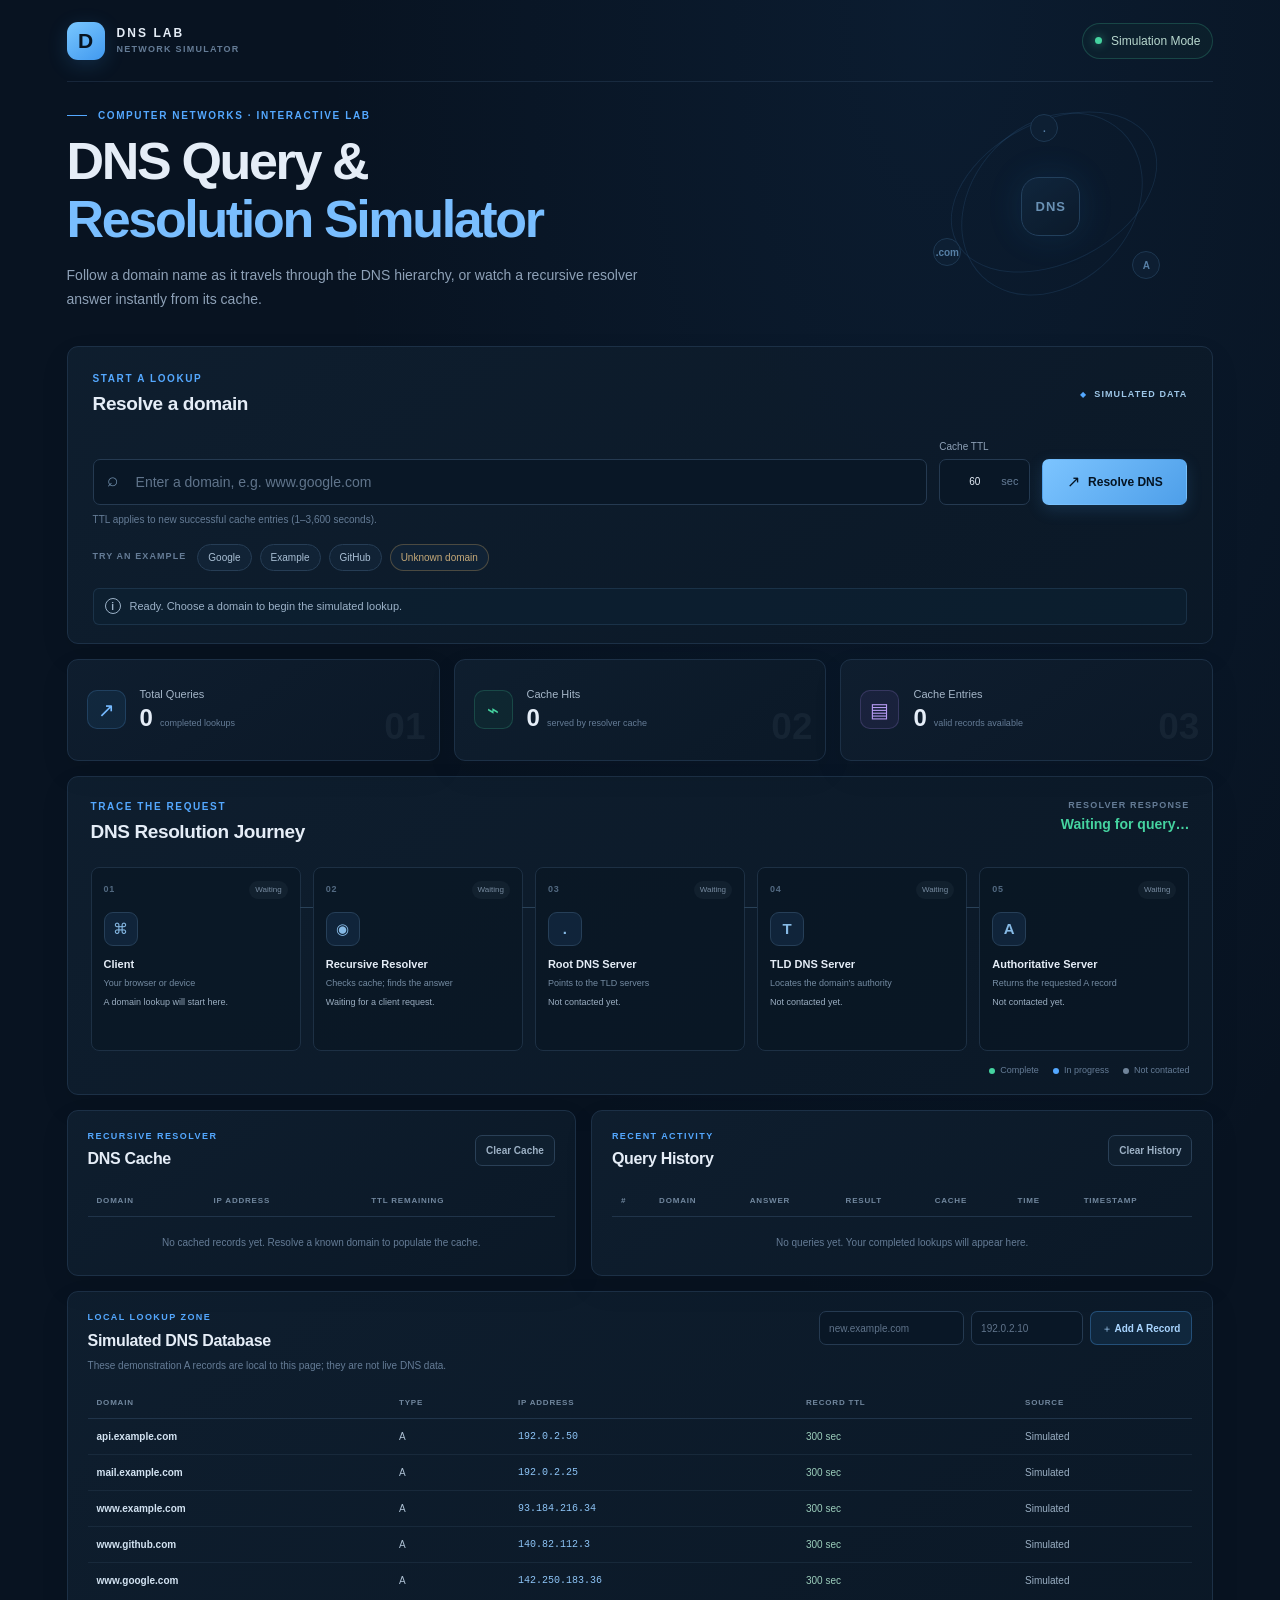
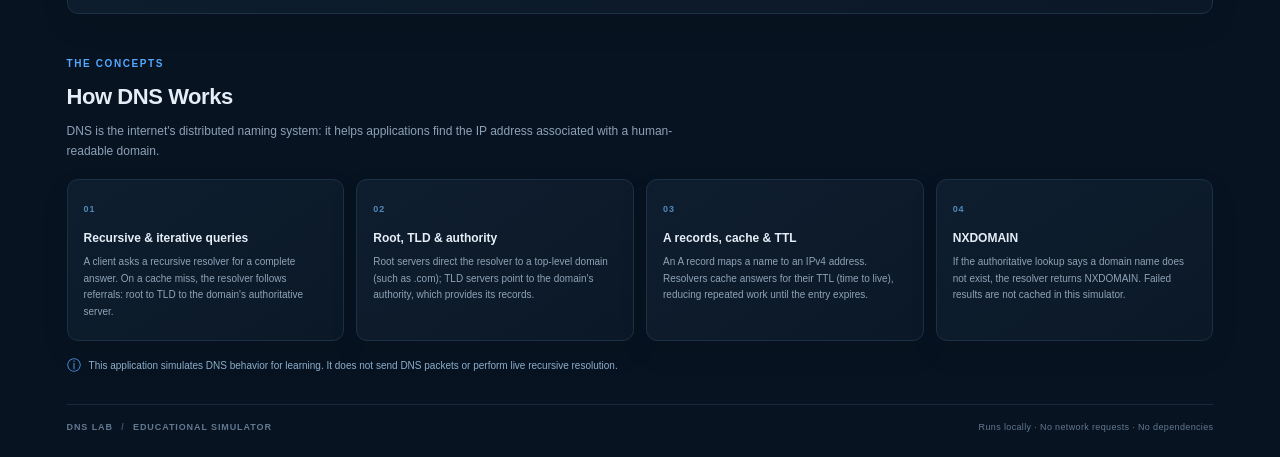
<file: DNS-Resolution-Simulator/index.html>
<!DOCTYPE html>
<html lang="en">
<head>
  <meta charset="UTF-8">
  <meta name="viewport" content="width=device-width, initial-scale=1.0">
  <meta name="theme-color" content="#081321">
  <meta name="description" content="An interactive, offline simulation of DNS queries, recursive resolution, and caching.">
  <title>DNS Lab | Query &amp; Resolution Simulator</title>
  <link rel="stylesheet" href="style.css">
  <script src="script.js" defer></script>
</head>
<body>
  <div class="app-shell">
    <header class="topbar">
      <a class="brand" href="#top" aria-label="DNS Lab home">
        <span class="brand-mark" aria-hidden="true">D</span>
        <span class="brand-copy">
          <strong>DNS LAB</strong>
          <span>NETWORK SIMULATOR</span>
        </span>
      </a>
      <div class="mode-indicator">
        <span class="live-dot" aria-hidden="true"></span>
        <span>Simulation Mode</span>
      </div>
    </header>

    <main id="top">
      <section class="hero">
        <div class="hero-copy">
          <p class="eyebrow"><span class="eyebrow-line"></span> COMPUTER NETWORKS · INTERACTIVE LAB</p>
          <h1>DNS Query &amp;<br><span>Resolution Simulator</span></h1>
          <p class="hero-description">Follow a domain name as it travels through the DNS hierarchy, or watch a recursive resolver answer instantly from its cache.</p>
        </div>
        <div class="hero-orbit" aria-hidden="true">
          <div class="orbit orbit-one"></div>
          <div class="orbit orbit-two"></div>
          <div class="orbit-core">DNS</div>
          <span class="orbit-node node-one">.</span>
          <span class="orbit-node node-two">.com</span>
          <span class="orbit-node node-three">A</span>
        </div>
      </section>

      <section class="query-panel panel" aria-labelledby="query-heading">
        <div class="section-heading query-heading">
          <div>
            <p class="eyebrow">START A LOOKUP</p>
            <h2 id="query-heading">Resolve a domain</h2>
          </div>
          <span class="simulated-label"><span aria-hidden="true">◆</span> SIMULATED DATA</span>
        </div>
        <form id="query-form" class="query-form" novalidate>
          <label class="sr-only" for="domain-input">Domain name</label>
          <div class="input-wrap">
            <span class="input-prefix" aria-hidden="true">⌕</span>
            <input id="domain-input" name="domain" type="text" placeholder="Enter a domain, e.g. www.google.com" autocomplete="off" spellcheck="false" maxlength="253" aria-describedby="domain-help">
          </div>
          <label class="ttl-control" for="ttl-input">
            <span>Cache TTL</span>
            <span class="ttl-input-wrap"><input id="ttl-input" type="number" min="1" max="3600" step="1" value="60" aria-label="Cache TTL in seconds"><span>sec</span></span>
          </label>
          <button class="button button-primary" id="resolve-button" type="submit">
            <span aria-hidden="true">↗</span> Resolve DNS
          </button>
        </form>
        <p id="domain-help" class="field-hint">TTL applies to new successful cache entries (1–3,600 seconds).</p>
        <div class="examples">
          <span>TRY AN EXAMPLE</span>
          <button class="example-chip" type="button" data-domain="www.google.com">Google</button>
          <button class="example-chip" type="button" data-domain="www.example.com">Example</button>
          <button class="example-chip" type="button" data-domain="www.github.com">GitHub</button>
          <button class="example-chip example-unknown" type="button" data-domain="unknown.example.net">Unknown domain</button>
        </div>
        <div id="announcement" class="announcement" role="status" aria-live="polite">
          <span class="announcement-icon" aria-hidden="true">i</span>
          <span id="announcement-text">Ready. Choose a domain to begin the simulated lookup.</span>
        </div>
      </section>

      <section class="stats-grid" aria-label="DNS simulator statistics">
        <article class="stat-card panel">
          <div class="stat-icon queries-icon" aria-hidden="true">↗</div>
          <div><p>Total Queries</p><strong id="total-queries">0</strong><span>completed lookups</span></div>
          <span class="stat-decoration" aria-hidden="true">01</span>
        </article>
        <article class="stat-card panel">
          <div class="stat-icon hits-icon" aria-hidden="true">⌁</div>
          <div><p>Cache Hits</p><strong id="cache-hits">0</strong><span>served by resolver cache</span></div>
          <span class="stat-decoration" aria-hidden="true">02</span>
        </article>
        <article class="stat-card panel">
          <div class="stat-icon entries-icon" aria-hidden="true">▤</div>
          <div><p>Cache Entries</p><strong id="cache-entries">0</strong><span>valid records available</span></div>
          <span class="stat-decoration" aria-hidden="true">03</span>
        </article>
      </section>

      <section class="journey-section panel" aria-labelledby="journey-heading">
        <div class="section-heading journey-header">
          <div>
            <p class="eyebrow">TRACE THE REQUEST</p>
            <h2 id="journey-heading">DNS Resolution Journey</h2>
          </div>
          <div class="result-display" aria-live="polite">
            <span class="result-caption">RESOLVER RESPONSE</span>
            <strong id="result-value">Waiting for query…</strong>
          </div>
        </div>
        <div class="journey-track" id="journey-track" aria-label="DNS resolution stages">
          <article class="journey-step" data-stage="client">
            <div class="step-top"><span class="step-number">01</span><span class="step-status">Waiting</span></div>
            <div class="step-icon" aria-hidden="true">⌘</div>
            <h3>Client</h3>
            <p class="step-role">Your browser or device</p>
            <p class="step-message">A domain lookup will start here.</p>
          </article>
          <article class="journey-step" data-stage="resolver">
            <div class="step-top"><span class="step-number">02</span><span class="step-status">Waiting</span></div>
            <div class="step-icon" aria-hidden="true">◉</div>
            <h3>Recursive Resolver</h3>
            <p class="step-role">Checks cache; finds the answer</p>
            <p class="step-message">Waiting for a client request.</p>
          </article>
          <article class="journey-step" data-stage="root">
            <div class="step-top"><span class="step-number">03</span><span class="step-status">Waiting</span></div>
            <div class="step-icon" aria-hidden="true">.</div>
            <h3>Root DNS Server</h3>
            <p class="step-role">Points to the TLD servers</p>
            <p class="step-message">Not contacted yet.</p>
          </article>
          <article class="journey-step" data-stage="tld">
            <div class="step-top"><span class="step-number">04</span><span class="step-status">Waiting</span></div>
            <div class="step-icon" aria-hidden="true">T</div>
            <h3>TLD DNS Server</h3>
            <p class="step-role">Locates the domain's authority</p>
            <p class="step-message">Not contacted yet.</p>
          </article>
          <article class="journey-step" data-stage="authoritative">
            <div class="step-top"><span class="step-number">05</span><span class="step-status">Waiting</span></div>
            <div class="step-icon" aria-hidden="true">A</div>
            <h3>Authoritative Server</h3>
            <p class="step-role">Returns the requested A record</p>
            <p class="step-message">Not contacted yet.</p>
          </article>
        </div>
        <div class="journey-legend"><span><i class="legend-dot legend-success"></i> Complete</span><span><i class="legend-dot legend-active"></i> In progress</span><span><i class="legend-dot legend-skipped"></i> Not contacted</span></div>
      </section>

      <div class="data-grid">
        <section class="panel table-panel" aria-labelledby="cache-heading">
          <div class="section-heading table-heading">
            <div><p class="eyebrow">RECURSIVE RESOLVER</p><h2 id="cache-heading">DNS Cache</h2></div>
            <button id="clear-cache" class="button button-quiet" type="button">Clear Cache</button>
          </div>
          <div class="table-scroll">
            <table>
              <thead><tr><th>DOMAIN</th><th>IP ADDRESS</th><th>TTL REMAINING</th></tr></thead>
              <tbody id="cache-table-body"></tbody>
            </table>
            <p id="cache-empty" class="empty-state">No cached records yet. Resolve a known domain to populate the cache.</p>
          </div>
        </section>

        <section class="panel table-panel" aria-labelledby="history-heading">
          <div class="section-heading table-heading">
            <div><p class="eyebrow">RECENT ACTIVITY</p><h2 id="history-heading">Query History</h2></div>
            <button id="clear-history" class="button button-quiet" type="button">Clear History</button>
          </div>
          <div class="table-scroll">
            <table class="history-table">
              <thead><tr><th>#</th><th>DOMAIN</th><th>ANSWER</th><th>RESULT</th><th>CACHE</th><th>TIME</th><th>TIMESTAMP</th></tr></thead>
              <tbody id="history-table-body"></tbody>
            </table>
            <p id="history-empty" class="empty-state">No queries yet. Your completed lookups will appear here.</p>
          </div>
        </section>
      </div>

      <section class="panel table-panel records-panel" aria-labelledby="records-heading">
        <div class="section-heading table-heading records-heading">
          <div><p class="eyebrow">LOCAL LOOKUP ZONE</p><h2 id="records-heading">Simulated DNS Database</h2><p class="section-subtitle">These demonstration A records are local to this page; they are not live DNS data.</p></div>
          <form id="record-form" class="record-form" novalidate>
            <label class="sr-only" for="new-record-domain">New record domain</label>
            <input id="new-record-domain" type="text" placeholder="new.example.com" maxlength="253" autocomplete="off" spellcheck="false">
            <label class="sr-only" for="new-record-ip">IPv4 address</label>
            <input id="new-record-ip" type="text" placeholder="192.0.2.10" inputmode="decimal" maxlength="15">
            <button class="button button-secondary" type="submit">＋ Add A Record</button>
          </form>
        </div>
        <p id="record-feedback" class="record-feedback" role="status" aria-live="polite"></p>
        <div class="table-scroll">
          <table>
            <thead><tr><th>DOMAIN</th><th>TYPE</th><th>IP ADDRESS</th><th>RECORD TTL</th><th>SOURCE</th></tr></thead>
            <tbody id="records-table-body"></tbody>
          </table>
        </div>
      </section>

      <section class="how-section" aria-labelledby="how-heading">
        <div class="how-heading">
          <p class="eyebrow">THE CONCEPTS</p>
          <h2 id="how-heading">How DNS Works</h2>
          <p>DNS is the internet's distributed naming system: it helps applications find the IP address associated with a human-readable domain.</p>
        </div>
        <div class="concept-grid">
          <article class="concept-card panel"><span class="concept-number">01</span><h3>Recursive &amp; iterative queries</h3><p>A client asks a recursive resolver for a complete answer. On a cache miss, the resolver follows referrals: root to TLD to the domain's authoritative server.</p></article>
          <article class="concept-card panel"><span class="concept-number">02</span><h3>Root, TLD &amp; authority</h3><p>Root servers direct the resolver to a top-level domain (such as .com); TLD servers point to the domain's authority, which provides its records.</p></article>
          <article class="concept-card panel"><span class="concept-number">03</span><h3>A records, cache &amp; TTL</h3><p>An A record maps a name to an IPv4 address. Resolvers cache answers for their TTL (time to live), reducing repeated work until the entry expires.</p></article>
          <article class="concept-card panel"><span class="concept-number">04</span><h3>NXDOMAIN</h3><p>If the authoritative lookup says a domain name does not exist, the resolver returns NXDOMAIN. Failed results are not cached in this simulator.</p></article>
        </div>
        <p class="simulation-note"><span aria-hidden="true">ⓘ</span> This application simulates DNS behavior for learning. It does not send DNS packets or perform live recursive resolution.</p>
      </section>
    </main>

    <footer class="footer"><span>DNS LAB <span class="footer-divider">/</span> EDUCATIONAL SIMULATOR</span><span>Runs locally · No network requests · No dependencies</span></footer>
  </div>
</body>
</html>
</file>
<file: DNS-Resolution-Simulator/style.css>
:root {
  color-scheme: dark;
  --bg: #081321;
  --panel: #0d1b2b;
  --panel-raised: #112236;
  --border: #1c3046;
  --border-bright: #29435f;
  --text: #e5edf7;
  --muted: #8ea1b7;
  --subtle: #657c96;
  --blue: #54a8ff;
  --blue-bright: #79beff;
  --green: #45d3a0;
  --amber: #f3bd65;
  --red: #ff7888;
  font-family: Inter, "Segoe UI", Arial, sans-serif;
  font-synthesis: none;
}

* { box-sizing: border-box; }

html { min-width: 320px; scroll-behavior: smooth; }

body {
  margin: 0;
  background:
    radial-gradient(ellipse at 73% 0%, rgba(34, 94, 156, .12), transparent 38rem),
    var(--bg);
  color: var(--text);
  font-size: 14px;
  line-height: 1.5;
}

button, input { font: inherit; }
button { color: inherit; }

.app-shell { max-width: 1440px; margin: 0 auto; padding: 0 5.2%; }
.topbar { height: 82px; display: flex; align-items: center; justify-content: space-between; border-bottom: 1px solid rgba(60, 87, 115, .3); }
.brand { display: inline-flex; align-items: center; gap: 12px; color: var(--text); text-decoration: none; }
.brand-mark { display: grid; place-items: center; width: 38px; height: 38px; color: #071421; background: linear-gradient(145deg, #79c7ff, #4199ef); border-radius: 11px; font-size: 21px; font-weight: 800; box-shadow: 0 5px 20px rgba(63, 157, 239, .18); }
.brand-copy { display: grid; gap: 1px; }
.brand-copy strong { font-size: 12px; letter-spacing: .17em; }
.brand-copy span { color: var(--subtle); font-size: 9px; font-weight: 700; letter-spacing: .14em; }
.mode-indicator { display: inline-flex; align-items: center; gap: 9px; padding: 8px 12px; border: 1px solid rgba(69, 211, 160, .22); border-radius: 20px; color: #b8d8ce; background: rgba(20, 63, 58, .2); font-size: 12px; }
.live-dot { width: 7px; height: 7px; border-radius: 50%; background: var(--green); box-shadow: 0 0 10px rgba(69, 211, 160, .65); }

.hero { position: relative; display: flex; align-items: center; min-height: 252px; overflow: hidden; }
.hero-copy { position: relative; z-index: 1; max-width: 720px; padding: 26px 0 34px; }
.eyebrow { margin: 0 0 9px; color: var(--blue); font-size: 10px; font-weight: 750; letter-spacing: .16em; }
.eyebrow-line { display: inline-block; width: 20px; height: 1px; margin: 0 7px 3px 0; background: var(--blue); }
h1, h2, h3, p { margin-top: 0; }
.hero h1 { margin: 0; font-size: clamp(34px, 4.4vw, 52px); line-height: 1.12; letter-spacing: -.045em; font-weight: 690; }
.hero h1 span { color: var(--blue-bright); }
.hero-description { max-width: 600px; margin: 16px 0 0; color: var(--muted); font-size: 14px; line-height: 1.7; }
.hero-orbit { position: absolute; top: 12px; right: 3.5%; width: 245px; height: 220px; opacity: .65; }
.orbit { position: absolute; border: 1px solid rgba(91, 160, 224, .2); border-radius: 50%; transform: rotate(-27deg); }
.orbit-one { top: 27px; left: 16px; width: 220px; height: 142px; }
.orbit-two { top: 9px; left: 44px; width: 160px; height: 202px; transform: rotate(44deg); }
.orbit-core { position: absolute; top: 83px; left: 93px; display: grid; place-items: center; width: 59px; height: 59px; border: 1px solid #315578; border-radius: 18px; color: #9ed2ff; background: linear-gradient(145deg, #142d47, #0d1b2b); font-size: 13px; font-weight: 800; letter-spacing: .08em; box-shadow: 0 0 40px rgba(55, 147, 232, .18); }
.orbit-node { position: absolute; display: grid; place-items: center; width: 28px; height: 28px; border: 1px solid #294967; border-radius: 50%; color: #80b7e8; background: #102238; font-size: 10px; font-weight: 700; }
.node-one { top: 20px; left: 102px; }.node-two { top: 144px; left: 5px; }.node-three { top: 157px; right: 13px; }

.panel { border: 1px solid var(--border); border-radius: 11px; background: linear-gradient(145deg, rgba(15, 30, 47, .96), rgba(11, 24, 39, .97)); box-shadow: 0 12px 30px rgba(0, 0, 0, .08); }
.query-panel { padding: 24px 25px 18px; }
.section-heading { display: flex; align-items: center; justify-content: space-between; gap: 20px; }
.section-heading .eyebrow { margin-bottom: 4px; }
.section-heading h2, .how-heading h2 { margin: 0; font-size: 19px; letter-spacing: -.02em; }
.simulated-label { display: inline-flex; align-items: center; gap: 7px; color: #9ec7e8; font-size: 9px; font-weight: 750; letter-spacing: .12em; }
.simulated-label span { color: var(--blue); font-size: 8px; }
.query-form { display: flex; align-items: end; gap: 12px; margin-top: 20px; }
.input-wrap { position: relative; flex: 1; }
.input-prefix { position: absolute; top: 50%; left: 14px; color: #6e8ca9; font-size: 19px; transform: translateY(-55%); }
.input-wrap input, .record-form input { width: 100%; height: 46px; border: 1px solid #253a51; border-radius: 7px; outline: none; color: var(--text); background: #091726; transition: border-color .18s, box-shadow .18s; }
.input-wrap input { padding: 0 15px 0 42px; }
.input-wrap input::placeholder, .record-form input::placeholder { color: #60748b; }
.input-wrap input:focus, .record-form input:focus, .ttl-input-wrap:focus-within { border-color: #4a9de9; box-shadow: 0 0 0 3px rgba(74, 157, 233, .12); }
.ttl-control { display: grid; gap: 5px; color: var(--muted); font-size: 10px; white-space: nowrap; }
.ttl-input-wrap { display: flex; align-items: center; height: 46px; padding: 0 11px; border: 1px solid #253a51; border-radius: 7px; background: #091726; transition: border-color .18s, box-shadow .18s; }
.ttl-input-wrap input { width: 44px; padding: 0; border: 0; outline: 0; color: var(--text); background: transparent; text-align: right; }
.ttl-input-wrap input:focus { box-shadow: none; }
.ttl-input-wrap span { margin-left: 6px; color: var(--subtle); font-size: 11px; }
.button { display: inline-flex; justify-content: center; align-items: center; gap: 8px; min-height: 40px; padding: 0 14px; border: 1px solid transparent; border-radius: 7px; font-size: 12px; font-weight: 650; cursor: pointer; transition: transform .16s, background .16s, border-color .16s, box-shadow .16s; }
.button:hover:not(:disabled) { transform: translateY(-1px); }
.button:focus-visible, .example-chip:focus-visible { outline: 2px solid #81c0ff; outline-offset: 3px; }
.button:disabled { opacity: .58; cursor: wait; }
.button-primary { height: 46px; min-width: 145px; color: #051423; background: linear-gradient(135deg, #7cc4ff, #4e9fe9); box-shadow: 0 5px 16px rgba(69, 159, 236, .17); }
.button-primary:hover:not(:disabled) { background: linear-gradient(135deg, #9bd3ff, #65aff2); box-shadow: 0 7px 20px rgba(69, 159, 236, .25); }
.button-primary span { font-size: 16px; }
.field-hint { margin: 7px 0 0; color: var(--subtle); font-size: 10px; }
.examples { display: flex; align-items: center; flex-wrap: wrap; gap: 8px; margin-top: 17px; }
.examples > span { margin-right: 3px; color: var(--subtle); font-size: 9px; font-weight: 750; letter-spacing: .12em; }
.example-chip { padding: 5px 10px; border: 1px solid #263d55; border-radius: 20px; color: #a9bfd4; background: rgba(20, 40, 61, .62); font-size: 10px; cursor: pointer; transition: .16s ease; }
.example-chip:hover { border-color: #3d79ad; color: #d9ecff; background: #142c45; }
.example-unknown { border-color: rgba(243, 189, 101, .26); color: #c5a978; }
.example-unknown:hover { border-color: rgba(243, 189, 101, .6); color: #f3d39d; }
.announcement { display: flex; align-items: center; gap: 9px; min-height: 37px; margin-top: 17px; padding: 8px 11px; border: 1px solid rgba(71, 111, 149, .25); border-radius: 6px; color: #9cb2c8; background: rgba(14, 35, 53, .56); font-size: 11px; }
.announcement-icon { display: grid; place-items: center; flex: 0 0 16px; width: 16px; height: 16px; border: 1px solid currentColor; border-radius: 50%; font-size: 10px; font-weight: 700; }
.announcement[data-kind="success"] { border-color: rgba(69, 211, 160, .24); color: #91d9bf; background: rgba(15, 56, 48, .2); }
.announcement[data-kind="cache"] { border-color: rgba(84, 168, 255, .3); color: #9ccfff; background: rgba(23, 54, 83, .3); }
.announcement[data-kind="error"] { border-color: rgba(255, 120, 136, .3); color: #ffadb7; background: rgba(75, 29, 40, .23); }
.announcement[data-kind="warning"] { border-color: rgba(243, 189, 101, .28); color: #e4c184; background: rgba(77, 56, 25, .2); }

.stats-grid { display: grid; grid-template-columns: repeat(3, 1fr); gap: 14px; margin-top: 15px; }
.stat-card { position: relative; display: flex; align-items: center; gap: 14px; min-height: 102px; padding: 17px 19px; overflow: hidden; }
.stat-icon { display: grid; place-items: center; flex: 0 0 39px; height: 39px; border: 1px solid rgba(91, 166, 235, .2); border-radius: 10px; color: #76baff; background: rgba(36, 94, 145, .17); font-size: 20px; }
.hits-icon { border-color: rgba(69, 211, 160, .2); color: var(--green); background: rgba(25, 100, 77, .15); }
.entries-icon { border-color: rgba(170, 141, 237, .2); color: #b59af2; background: rgba(95, 70, 147, .15); }
.stat-card p { margin: 0 0 1px; color: #a5b6c8; font-size: 11px; }
.stat-card strong { display: inline-block; margin-right: 7px; font-size: 24px; line-height: 1.2; font-weight: 680; }
.stat-card div > span { color: var(--subtle); font-size: 9px; }
.stat-decoration { position: absolute; right: 13px; bottom: 5px; color: rgba(138, 164, 192, .08); font-size: 37px; font-weight: 800; }

.journey-section { margin-top: 15px; padding: 22px 23px 16px; }
.journey-header { align-items: start; }
.result-display { display: grid; justify-items: end; gap: 2px; max-width: 45%; }
.result-caption { color: var(--subtle); font-size: 9px; font-weight: 750; letter-spacing: .13em; }
.result-display strong { overflow-wrap: anywhere; color: var(--green); font-size: 14px; font-weight: 650; text-align: right; }
.result-display strong[data-kind="error"] { color: var(--red); }
.result-display strong[data-kind="cache"] { color: var(--blue-bright); }
.journey-track { display: grid; grid-template-columns: repeat(5, minmax(0, 1fr)); gap: 12px; margin-top: 21px; }
.journey-step { position: relative; min-height: 184px; padding: 13px 12px 12px; border: 1px solid #1d3044; border-radius: 8px; background: rgba(8, 21, 34, .55); transition: border-color .2s, background .2s, transform .2s; }
.journey-step:not(:last-child)::after { position: absolute; top: 39px; right: -13px; z-index: 1; width: 13px; height: 1px; background: #294158; content: ""; }
.step-top { display: flex; align-items: center; justify-content: space-between; gap: 5px; }
.step-number { color: #526981; font-size: 9px; font-weight: 700; letter-spacing: .08em; }
.step-status { padding: 3px 6px; border-radius: 12px; color: #778ba0; background: rgba(91, 111, 132, .1); font-size: 8px; white-space: nowrap; }
.step-icon { display: grid; place-items: center; width: 34px; height: 34px; margin: 13px 0 10px; border: 1px solid #263f58; border-radius: 9px; color: #86b9e4; background: #10243a; font-size: 15px; font-weight: 700; }
.journey-step h3 { margin: 0 0 4px; font-size: 11px; font-weight: 650; }
.step-role { margin: 0 0 7px; color: #748ba2; font-size: 9px; line-height: 1.4; }
.step-message { margin: 0; color: #9aadc0; font-size: 9px; line-height: 1.45; }
.journey-step[data-state="processing"] { border-color: rgba(84, 168, 255, .65); background: rgba(24, 59, 91, .4); transform: translateY(-2px); }
.journey-step[data-state="processing"] .step-status { color: #9ed0ff; background: rgba(68, 145, 216, .2); }
.journey-step[data-state="success"] { border-color: rgba(69, 211, 160, .32); background: rgba(18, 56, 50, .26); }
.journey-step[data-state="success"] .step-status { color: #88d6b9; background: rgba(54, 153, 119, .16); }
.journey-step[data-state="cache-hit"] { border-color: rgba(84, 168, 255, .42); background: rgba(20, 53, 82, .33); }
.journey-step[data-state="cache-hit"] .step-status { color: #9ed0ff; background: rgba(68, 145, 216, .2); }
.journey-step[data-state="failure"] { border-color: rgba(255, 120, 136, .4); background: rgba(67, 31, 41, .24); }
.journey-step[data-state="failure"] .step-status { color: #ff9da9; background: rgba(185, 67, 82, .17); }
.journey-step[data-state="skipped"] { border-style: dashed; opacity: .62; }
.journey-step[data-state="skipped"] .step-status { color: #8fa0b1; background: rgba(91, 111, 132, .13); }
.journey-legend { display: flex; justify-content: flex-end; gap: 14px; margin-top: 13px; color: var(--subtle); font-size: 9px; }
.journey-legend span { display: inline-flex; align-items: center; gap: 5px; }
.legend-dot { width: 6px; height: 6px; border-radius: 50%; background: #526981; }
.legend-success { background: var(--green); }.legend-active { background: var(--blue); }.legend-skipped { background: #70849a; }

.data-grid { display: grid; grid-template-columns: .9fr 1.1fr; gap: 15px; margin-top: 15px; }
.table-panel { min-width: 0; padding: 19px 20px 15px; }
.table-heading { align-items: center; margin-bottom: 15px; }
.table-heading h2 { font-size: 16px; }
.table-heading .eyebrow { font-size: 9px; }
.button-quiet { min-height: 31px; padding: 0 10px; border-color: #2a4057; color: #9db1c5; background: rgba(16, 33, 51, .7); font-size: 10px; }
.button-quiet:hover { border-color: #4b6680; color: #d6e4f1; background: #172b40; }
.table-scroll { width: 100%; overflow-x: auto; }
table { width: 100%; border-collapse: collapse; text-align: left; }
th { padding: 9px 9px; border-bottom: 1px solid #20344a; color: #71879e; font-size: 8px; font-weight: 750; letter-spacing: .1em; white-space: nowrap; }
td { padding: 10px 9px; border-bottom: 1px solid rgba(31, 49, 68, .63); color: #adc0d3; font-size: 10px; white-space: nowrap; }
tbody tr:last-child td { border-bottom: 0; }
tbody tr:hover td { background: rgba(33, 58, 81, .16); }
.domain-cell { color: #d3e3f2; font-weight: 550; }
.ip-cell { color: #8dc4f6; font-family: Consolas, "Courier New", monospace; }
.ttl-cell { color: #9bcdbb; }
.empty-state { margin: 0; padding: 18px 9px 10px; color: var(--subtle); font-size: 10px; text-align: center; }
.history-table { min-width: 540px; }
.history-table td { padding: 9px 7px; font-size: 9px; }
.status-pill { display: inline-block; padding: 3px 6px; border-radius: 10px; color: #80d6b4; background: rgba(43, 139, 106, .15); font-size: 8px; font-weight: 700; }
.status-pill.nxdomain, .status-pill.error { color: #ff9ca8; background: rgba(174, 60, 76, .16); }
.cache-pill { color: #82c1f9; font-size: 8px; font-weight: 700; }
.cache-pill.miss { color: #b5a5db; }

.records-panel { margin-top: 15px; }
.records-heading { align-items: flex-start; }
.section-subtitle { margin: 5px 0 0; color: var(--subtle); font-size: 10px; }
.record-form { display: flex; align-items: center; justify-content: flex-end; gap: 7px; }
.record-form input { width: 145px; height: 34px; padding: 0 9px; font-size: 10px; }
.record-form input:nth-of-type(2) { width: 112px; }
.button-secondary { min-height: 34px; padding: 0 11px; color: #a9d5ff; border-color: rgba(74, 157, 233, .34); background: rgba(38, 94, 143, .2); font-size: 10px; white-space: nowrap; }
.button-secondary:hover { border-color: #4b9ce1; background: rgba(38, 94, 143, .36); }
.record-feedback { min-height: 0; margin: -5px 0 8px; color: var(--green); font-size: 10px; }
.record-feedback:empty { display: none; }
.record-feedback[data-kind="error"] { color: #ff9ca8; }
.records-panel table { min-width: 550px; }
.source-tag { color: #9bb0c4; }

.how-section { margin: 42px 0 28px; }
.how-heading { max-width: 620px; margin-bottom: 18px; }
.how-heading h2 { font-size: 22px; }
.how-heading > p:last-child { margin: 8px 0 0; color: var(--muted); font-size: 12px; line-height: 1.7; }
.concept-grid { display: grid; grid-template-columns: repeat(4, 1fr); gap: 12px; }
.concept-card { position: relative; min-height: 162px; padding: 17px 16px; overflow: hidden; }
.concept-number { color: #5088b8; font-size: 9px; font-weight: 750; letter-spacing: .1em; }
.concept-card h3 { margin: 11px 0 7px; font-size: 12px; }
.concept-card p { margin: 0; color: #8fa3b7; font-size: 10px; line-height: 1.65; }
.simulation-note { display: flex; align-items: center; gap: 8px; margin: 14px 0 0; color: #8fb1cd; font-size: 10px; }
.simulation-note span { color: var(--blue); font-size: 14px; }
.footer { display: flex; justify-content: space-between; gap: 15px; padding: 16px 0 22px; border-top: 1px solid rgba(60, 87, 115, .3); color: #62788f; font-size: 9px; letter-spacing: .04em; }
.footer > span:first-child { font-weight: 750; letter-spacing: .1em; }.footer-divider { padding: 0 5px; color: #3c566f; }
.sr-only { position: absolute; width: 1px; height: 1px; padding: 0; margin: -1px; overflow: hidden; clip: rect(0, 0, 0, 0); white-space: nowrap; border: 0; }

@media (max-width: 900px) {
  .app-shell { padding: 0 4%; }
  .hero-orbit { right: -3%; opacity: .38; }
  .journey-track { gap: 8px; }
  .journey-step { padding: 12px 9px; }
  .journey-step h3 { font-size: 10px; }
  .step-role, .step-message { font-size: 8px; }
  .data-grid { grid-template-columns: 1fr; }
  .concept-grid { grid-template-columns: repeat(2, 1fr); }
}

@media (max-width: 620px) {
  .app-shell { padding: 0 17px; }
  .topbar { height: 68px; }
  .mode-indicator { padding: 7px 9px; font-size: 10px; }
  .hero { min-height: 220px; }
  .hero-copy { padding: 28px 0; }
  .hero h1 { font-size: clamp(32px, 9vw, 43px); }
  .hero-description { max-width: 440px; font-size: 12px; }
  .hero-orbit { right: -108px; opacity: .22; }
  .query-panel { padding: 19px 16px 15px; }
  .query-heading { align-items: flex-start; }
  .simulated-label { margin-top: 4px; font-size: 8px; white-space: nowrap; }
  .query-form { display: grid; grid-template-columns: 1fr auto; gap: 10px; }
  .input-wrap { grid-column: 1 / -1; }
  .ttl-control { grid-column: 1; grid-row: 2; align-self: center; display: flex; align-items: center; gap: 7px; }
  .ttl-input-wrap { height: 40px; }
  .button-primary { grid-column: 2; grid-row: 2; height: 40px; min-width: 128px; }
  .examples { gap: 6px; }
  .examples > span { flex-basis: 100%; }
  .stats-grid { gap: 8px; }
  .stat-card { display: block; min-height: 110px; padding: 12px 10px; }
  .stat-icon { width: 31px; height: 31px; margin-bottom: 8px; font-size: 16px; }
  .stat-card p { font-size: 9px; }
  .stat-card strong { font-size: 20px; }
  .stat-card div > span { display: block; font-size: 8px; line-height: 1.3; }
  .stat-decoration { right: 6px; bottom: 3px; font-size: 28px; }
  .journey-section { padding: 18px 14px 13px; }
  .journey-header { align-items: center; }
  .section-heading h2 { font-size: 16px; }
  .result-display { max-width: 42%; }
  .result-caption { font-size: 7px; }
  .result-display strong { font-size: 11px; }
  .journey-track { grid-template-columns: 1fr; gap: 8px; margin-top: 15px; }
  .journey-step { display: grid; grid-template-columns: 36px minmax(0, 1fr) auto; grid-template-rows: auto auto; align-items: center; min-height: 0; padding: 10px; column-gap: 10px; }
  .journey-step:not(:last-child)::after { top: auto; right: auto; bottom: -9px; left: 27px; width: 1px; height: 9px; }
  .step-top { grid-column: 1; grid-row: 1 / 3; align-self: stretch; justify-content: center; }
  .step-number { display: none; }
  .step-icon { grid-column: 1; grid-row: 1 / 3; width: 32px; height: 32px; margin: 0; }
  .journey-step h3 { grid-column: 2; grid-row: 1; margin: 0; font-size: 11px; }
  .step-role { grid-column: 2; grid-row: 2; margin: 1px 0 0; font-size: 9px; }
  .step-message { grid-column: 3; grid-row: 1 / 3; max-width: 130px; margin-left: 4px; text-align: right; font-size: 8px; }
  .step-status { position: absolute; top: 7px; right: 7px; transform: translateY(-50%); }
  .step-message { padding-top: 9px; }
  .journey-legend { justify-content: flex-start; flex-wrap: wrap; gap: 10px; }
  .table-panel { padding: 16px 13px 12px; }
  .table-heading { gap: 8px; }
  .table-heading h2 { font-size: 14px; }
  .records-heading { display: block; }
  .record-form { justify-content: flex-start; flex-wrap: wrap; margin-top: 12px; }
  .record-form input { flex: 1 1 120px; }
  .record-form input:nth-of-type(2) { flex: 0 1 112px; }
  .record-form .button { flex: 1 0 100%; }
  .how-section { margin-top: 32px; }
  .concept-grid { grid-template-columns: 1fr; gap: 9px; }
  .concept-card { min-height: 0; padding: 14px; }
  .concept-card h3 { margin-top: 7px; }
  .footer { flex-direction: column; gap: 5px; }
}

@media (prefers-reduced-motion: reduce) {
  *, *::before, *::after { scroll-behavior: auto !important; transition-duration: .01ms !important; animation-duration: .01ms !important; animation-iteration-count: 1 !important; }
}
</file>
